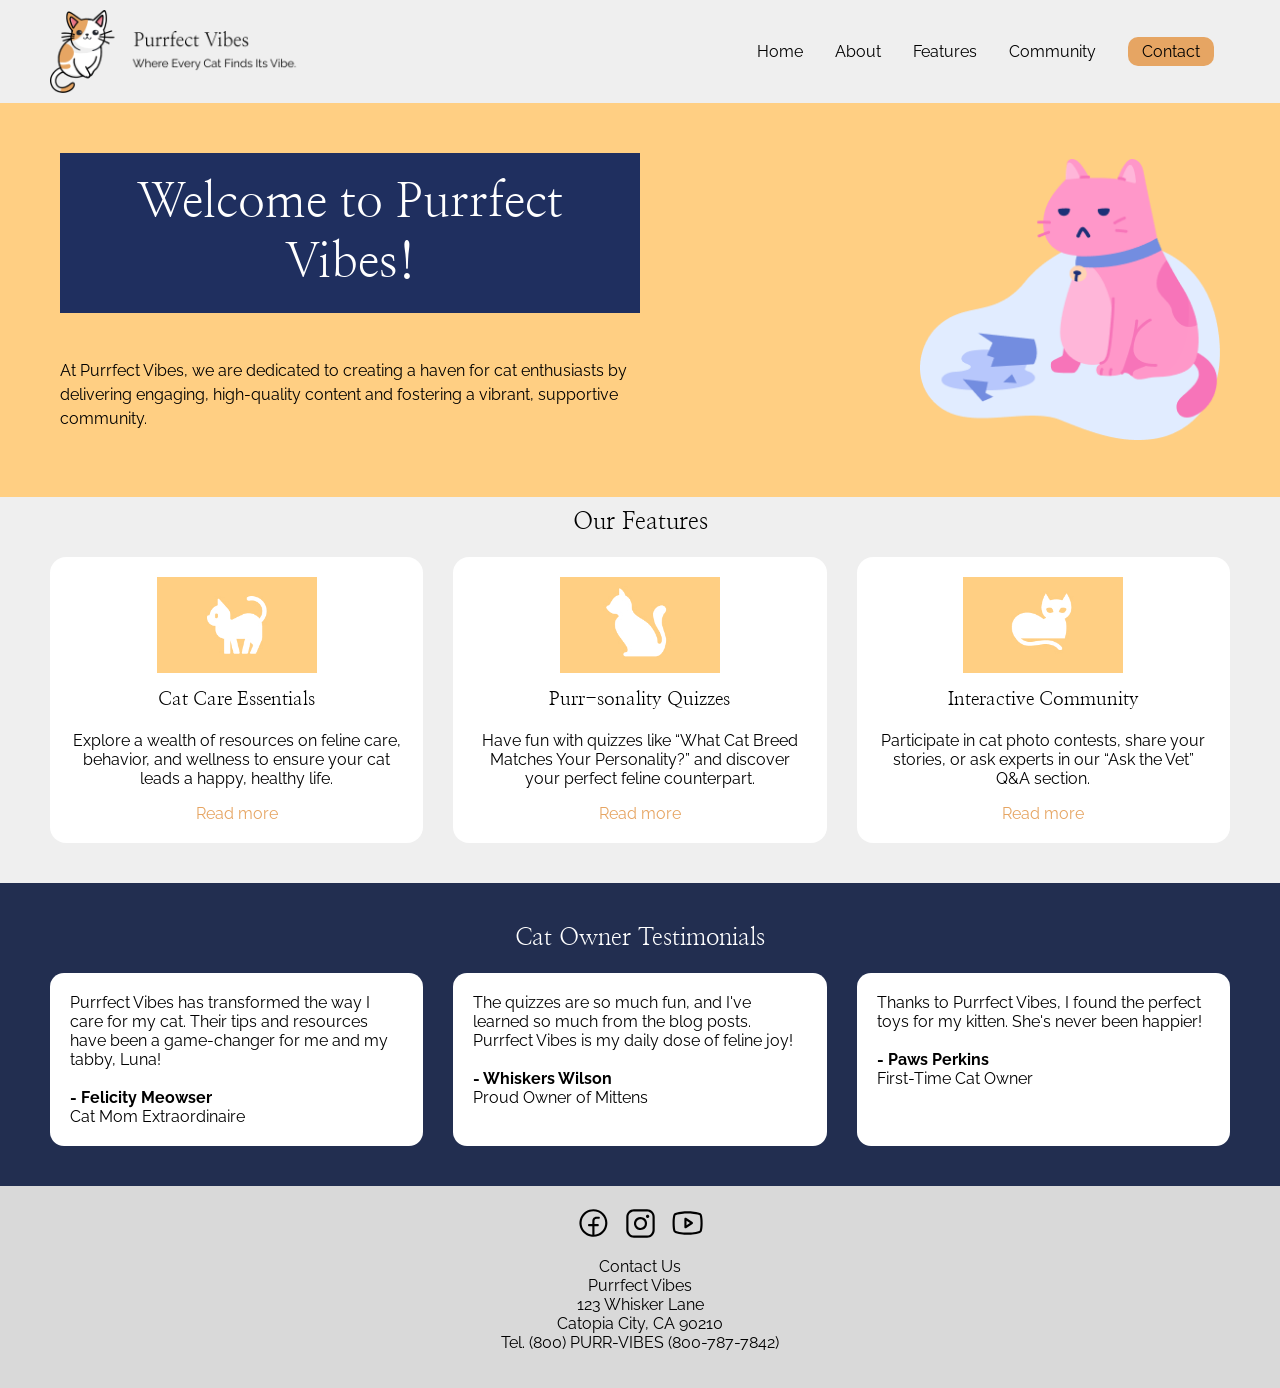
<file: index.html>
<!DOCTYPE html>
<html lang="en">
<head>
    <meta charset="utf-8">
    <meta name="viewport" content="width=device-width, initial-scale=1.0">
    <link rel="apple-touch-icon" sizes="180x180" href="images/favicons/apple-touch-icon.png">
    <link rel="icon" type="image/png" sizes="32x32" href="images/favicons/favicon-32x32.png">
    <link rel="icon" type="image/png" sizes="16x16" href="images/favicons/favicon-16x16.png">
    <link rel="manifest" href="images/favicons/site.webmanifest">
    <title>Welcome to Purrfect Vibes!</title>

    <link href="https://fonts.googleapis.com/css2?family=Nanum+Myeongjo:wght@400;700;800&family=Raleway:wght@400;500;600;700&display=swap" rel="stylesheet">
<link rel="stylesheet" href="styles.css">
</head>
<body class="home">
 <header>
  <div class="container">
   <a href="index.html"><img src="images/logo.png" alt="logo"></a>
  <input type="checkbox" class="navToggler" id="navToggler">
<nav>
 <ul>
<li><a href="index.html">Home</a></li>
<li><a href="about.html">About</a></li>
 <li><a href="features.html">Features</a>
                        <ul class="sub-menu">
                            <li><a href="features.html#cat-care">Cat Care</a></li>
                            <li><a href="features.html#quizzes">Quizzes</a></li>
                            <li><a href="features.html#community">Community</a></li>
                        </ul>
                    </li>
                    <li><a href="community.html">Community</a></li>
                    <li><a href="contact.html" class="button">Contact</a></li>
                </ul>
            </nav>
            <label for="navToggler" class="navTogglerMenu" name="navToggler">
                <img src="images/menu.svg" class="menuOpen" alt="menu">
                <img src="images/x.svg" class="menuClose" alt="close">
            </label>
        </div>
    </header>

    <section class="hero">
        <div class="container">
            <div class="hero-text">
                <h1>Welcome to Purrfect Vibes!</h1>
                <p>At Purrfect Vibes, we are dedicated to creating a haven for cat enthusiasts by delivering engaging, high-quality content and fostering a vibrant, supportive community.</p>
            </div>
            <img src="images/hero-cat.png" alt="hero cat">
        </div>
    </section>

    <section class="features container">
        <h2>Our Features</h2>
        <div class="feature-container">
            <div class="feature-block">
                <img src="images/cat-care.jpg" alt="cat care">
                <h3>Cat Care Essentials</h3>
                <p>Explore a wealth of resources on feline care, behavior, and wellness to ensure your cat leads a happy, healthy life.</p>
                <a href="features.html#cat-care">Read more</a>
            </div>

            <div class="feature-block">
                <img src="images/cat-quizzes.jpg" alt="cat quizzes">
                <h3>Purr-sonality Quizzes</h3>
                <p>Have fun with quizzes like “What Cat Breed Matches Your Personality?” and discover your perfect feline counterpart.</p>
                <a href="features.html#quizzes">Read more</a>
            </div>

            <div class="feature-block">
                <img src="images/cat-community.jpg" alt="cat community">
                <h3>Interactive Community</h3>
                <p>Participate in cat photo contests, share your stories, or ask experts in our “Ask the Vet” Q&A section.</p>
                <a href="features.html#community">Read more</a>
            </div>
        </div>
    </section>

    <section class="testimonials">
        <div class="container">
            <h2>Cat Owner Testimonials</h2>
            <div class="testimonial-container">
                <div class="testimonial-block">
                    Purrfect Vibes has transformed the way I care for my cat. Their tips and resources have been a game-changer for me and my tabby, Luna!<br><br>
                    <strong>- Felicity Meowser</strong><br>
                    Cat Mom Extraordinaire
                </div>

                <div class="testimonial-block">
                    The quizzes are so much fun, and I've learned so much from the blog posts. Purrfect Vibes is my daily dose of feline joy!<br><br>
                    <strong>- Whiskers Wilson</strong><br>
                    Proud Owner of Mittens
                </div>

                <div class="testimonial-block">
                    Thanks to Purrfect Vibes, I found the perfect toys for my kitten. She's never been happier!<br><br>
                    <strong>- Paws Perkins</strong><br>
                    First-Time Cat Owner
                </div>
            </div>
        </div>
    </section>

    <footer>
        <div class="social-icons">
            <a href="#"><img src="images/facebook.svg" alt="Facebook"></a>
            <a href="#"><img src="images/instagram.svg" alt="Instagram"></a>
            <a href="#"><img src="images/youtube.svg" alt="Youtube"></a>
        </div>
        <p>
            Contact Us<br>
            Purrfect Vibes<br>
            123 Whisker Lane<br>
            Catopia City, CA 90210<br>
            Tel. (800) PURR-VIBES (800-787-7842)<br>
        </p>
    </footer>
</body>
</html>
</file>
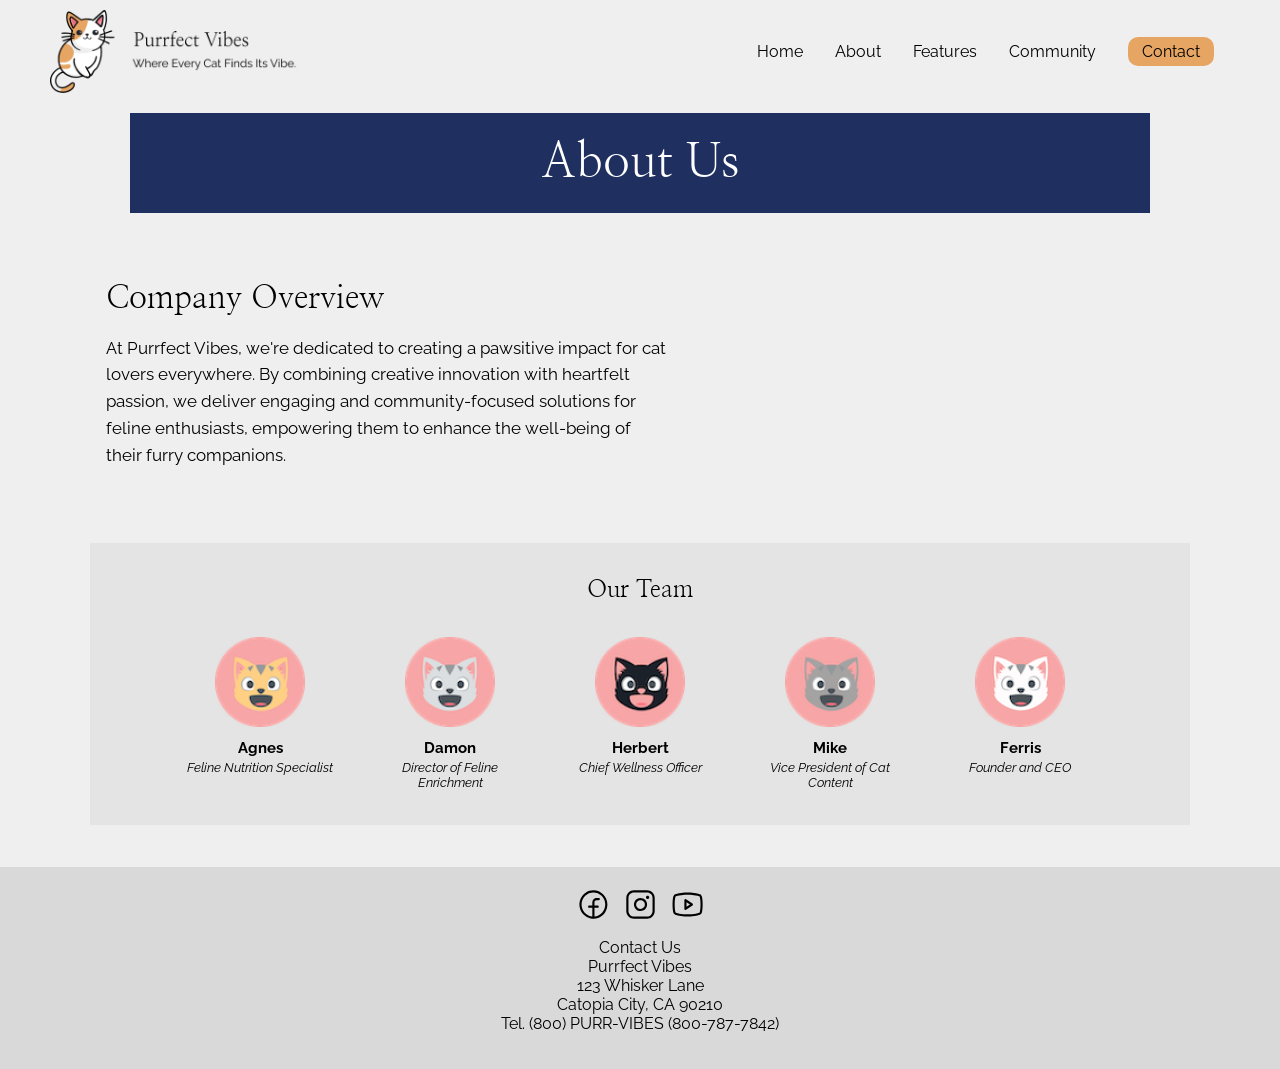
<file: about.html>
<!DOCTYPE html>
<html lang="en">
<head>
  <meta charset="UTF-8">
  <meta name="viewport" content="width=device-width, initial-scale=1.0">
  <title>About Purrfect Vibes</title>

  <link rel="apple-touch-icon" sizes="180x180" href="images/favicons/apple-touch-icon.png">
  <link rel="icon" type="image/png" sizes="32x32" href="images/favicons/favicon-32x32.png">
  <link rel="icon" type="image/png" sizes="16x16" href="images/favicons/favicon-16x16.png">
  <link rel="manifest" href="images/favicons/site.webmanifest">

  <link href="https://fonts.googleapis.com/css2?family=Nanum+Myeongjo:wght@400;700;800&family=Raleway:wght@400;500;600;700&display=swap" rel="stylesheet">
  <link rel="stylesheet" href="styles.css">
</head>

<body class="about">

<header>
  <div class="container">
    <a href="index.html">
      <img src="images/logo.png" alt="logo">
    </a>

    <input type="checkbox" id="navToggler" class="navToggler">

    <label for="navToggler" class="navTogglerMenu">
      <img src="images/menu.svg" class="menuOpen" alt="menu">
      <img src="images/x.svg" class="menuClose" alt="close">
    </label>

    <nav>
      <ul>
        <li><a href="index.html">Home</a></li>
        <li><a href="about.html">About</a></li>
        <li><a href="features.html">Features</a></li>
        <li><a href="community.html">Community</a></li>
        <li><a href="contact.html" class="button">Contact</a></li>
      </ul>
    </nav>
  </div>
</header>

<main class="container">

  <h1>About Us</h1>

  <section class="about-overview">
    <div class="overview-text">
      <h2>Company Overview</h2>
      <p>
        At Purrfect Vibes, we're dedicated to creating a pawsitive impact for cat lovers everywhere.
        By combining creative innovation with heartfelt passion, we deliver engaging and community-focused
        solutions for feline enthusiasts, empowering them to enhance the well-being of their furry companions.
      </p>
    </div>

    <div class="video-container">
      <iframe src="https://www.youtube.com/embed/sI8NsYIyQ2A" allowfullscreen></iframe>
    </div>
  </section>

  <section class="team-section">
    <h2>Our Team</h2>

    <div class="team-container">
      <div class="team-block" onclick="openModal('agnesModal')">
        <img src="images/head-agnes.png" alt="Agnes">
        <p><strong>Agnes</strong></p>
        <p>Feline Nutrition Specialist</p>
      </div>

      <div class="team-block" onclick="openModal('damonModal')">
        <img src="images/head-damon.png" alt="Damon">
        <p><strong>Damon</strong></p>
        <p>Director of Feline Enrichment</p>
      </div>

      <div class="team-block" onclick="openModal('herbertModal')">
        <img src="images/head-herbert.png" alt="Herbert">
        <p><strong>Herbert</strong></p>
        <p>Chief Wellness Officer</p>
      </div>

      <div class="team-block" onclick="openModal('mikeModal')">
        <img src="images/head-mike.png" alt="Mike">
        <p><strong>Mike</strong></p>
        <p>Vice President of Cat Content</p>
      </div>

      <div class="team-block" onclick="openModal('ferrisModal')">
        <img src="images/head-ferris.png" alt="Ferris">
        <p><strong>Ferris</strong></p>
        <p>Founder and CEO</p>
      </div>
    </div>
  </section>

</main>

<div id="agnesModal" class="modal">
  <div class="modal-content">
    <span class="close" onclick="closeModal('agnesModal')">&times;</span>
    <h2>Agnes</h2>
    <p>Agnes helps guide healthy habits and nutrition for cats.</p>
  </div>
</div>

<div id="damonModal" class="modal">
  <div class="modal-content">
    <span class="close" onclick="closeModal('damonModal')">&times;</span>
    <h2>Damon</h2>
    <p>Damon creates fun enrichment experiences for cats.</p>
  </div>
</div>

<div id="herbertModal" class="modal">
  <div class="modal-content">
    <span class="close" onclick="closeModal('herbertModal')">&times;</span>
    <h2>Herbert</h2>
    <p>Herbert focuses on wellness and care.</p>
  </div>
</div>

<div id="mikeModal" class="modal">
  <div class="modal-content">
    <span class="close" onclick="closeModal('mikeModal')">&times;</span>
    <h2>Mike</h2>
    <p>Mike leads creative cat content.</p>
  </div>
</div>

<div id="ferrisModal" class="modal">
  <div class="modal-content">
    <span class="close" onclick="closeModal('ferrisModal')">&times;</span>
    <h2>Ferris</h2>
    <p>Founder and CEO of Purrfect Vibes.</p>
  </div>
</div>

<footer>
  <div class="social-icons">
    <a href="#"><img src="images/facebook.svg" alt="Facebook"></a>
    <a href="#"><img src="images/instagram.svg" alt="Instagram"></a>
    <a href="#"><img src="images/youtube.svg" alt="YouTube"></a>
  </div>

  <p>
    Contact Us<br>
    Purrfect Vibes<br>
    123 Whisker Lane<br>
    Catopia City, CA 90210<br>
    Tel. (800) PURR-VIBES (800-787-7842)
  </p>
</footer>

<script>
function openModal(id) {
  document.getElementById(id).style.display = "flex";
}

function closeModal(id) {
  document.getElementById(id).style.display = "none";
}
</script>

</body>
</html>
</file>
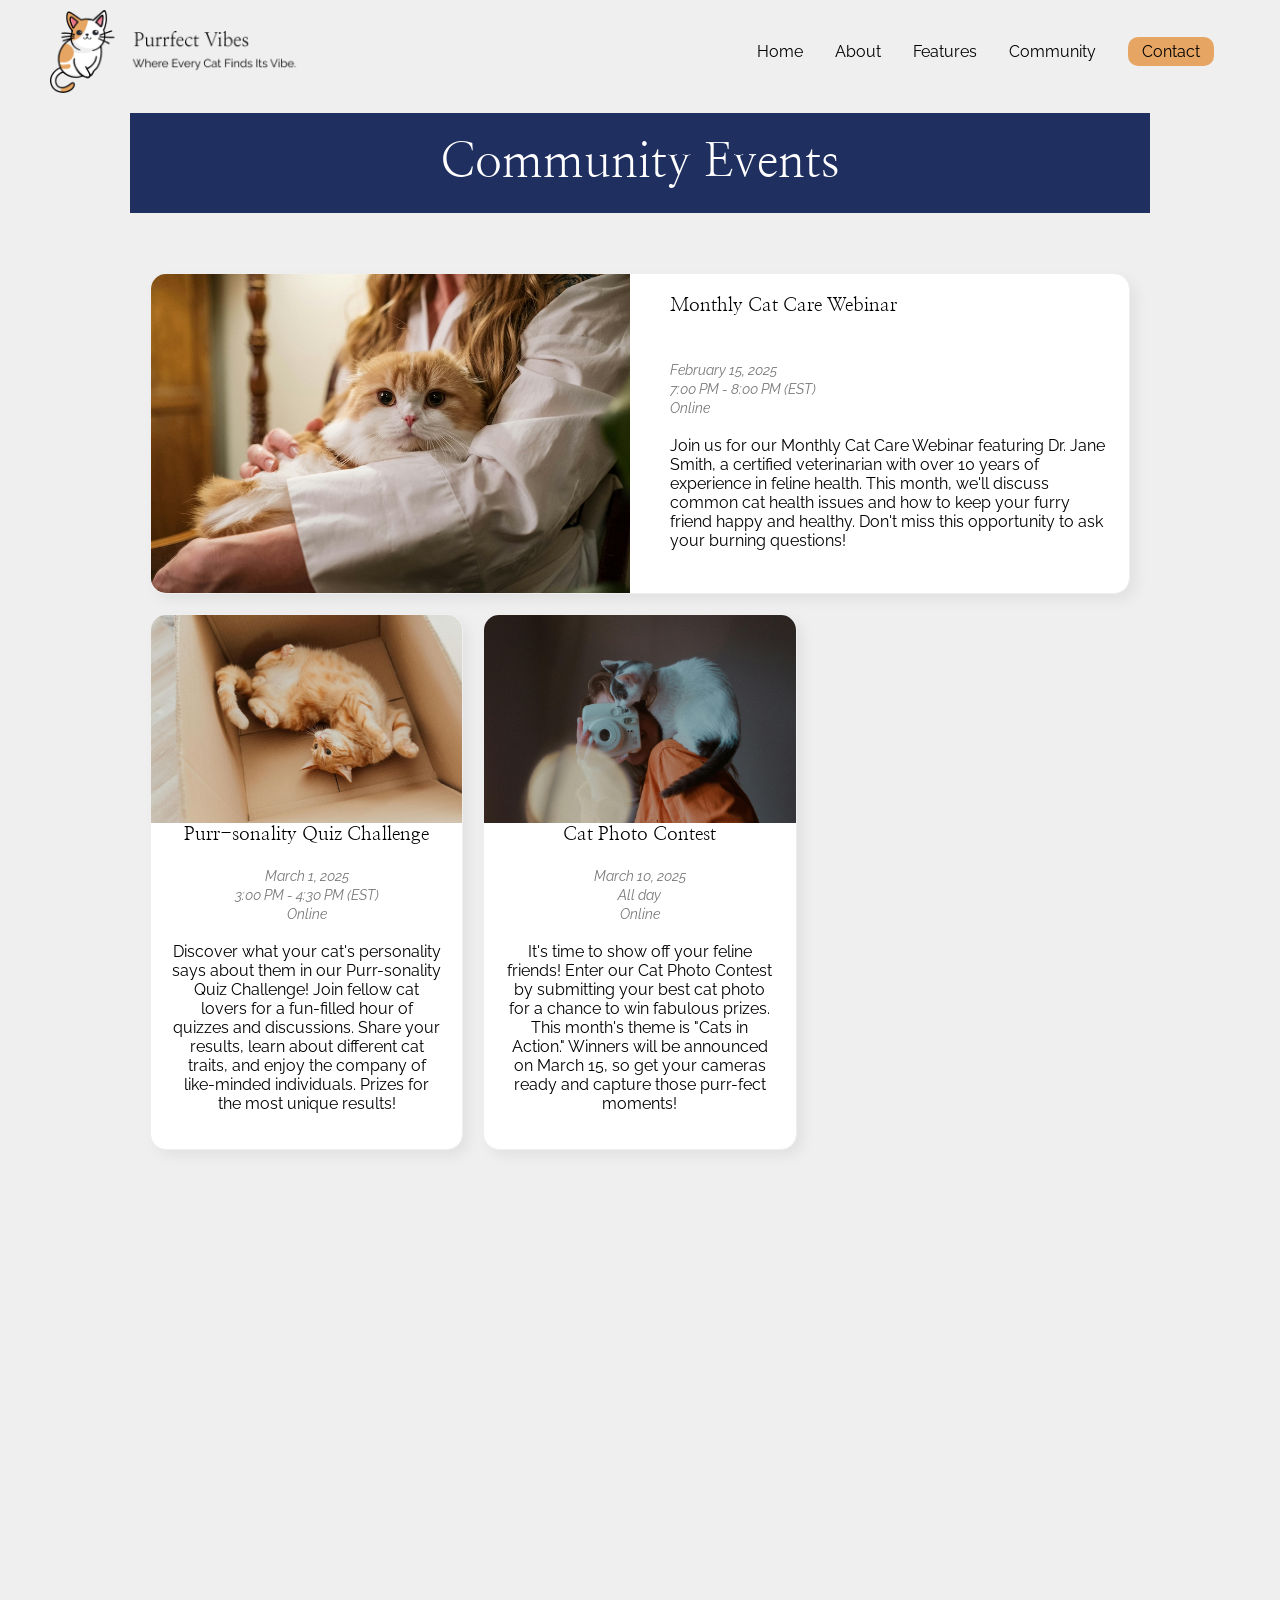
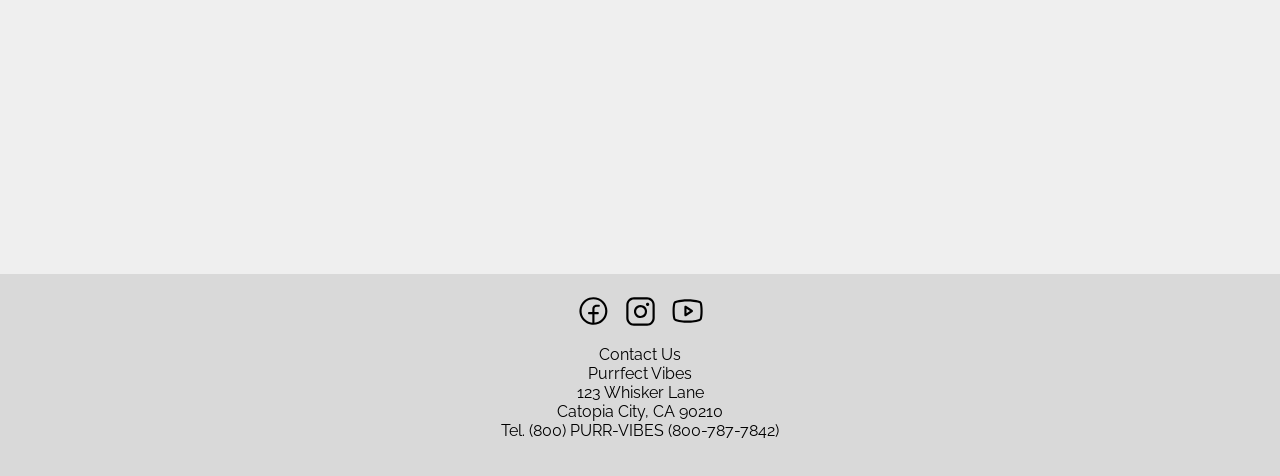
<file: community.html>
<!DOCTYPE html>
<html lang="en">
<head>
    <meta charset="utf-8">
    <meta name="viewport" content="width=device-width, initial-scale=1.0">
    <link rel="apple-touch-icon" sizes="180x180" href="images/favicons/apple-touch-icon.png">
    <link rel="icon" type="image/png" sizes="32x32" href="images/favicons/favicon-32x32.png">
    <link rel="icon" type="image/png" sizes="16x16" href="images/favicons/favicon-16x16.png">
    <link rel="manifest" href="images/favicons/site.webmanifest">
    <title>Purrfect Vibes Community Events</title>
    <link href="https://fonts.googleapis.com/css2?family=Nanum+Myeongjo:wght@400;700;800&family=Raleway:wght@400;500;600;700&display=swap" rel="stylesheet">
    <link rel="stylesheet" href="styles.css">
</head>
<body>
    <header>
        <div class="container">
            <a href="index.html"><img src="images/logo.png" alt="logo"></a>
            <input type="checkbox" class="navToggler" id="navToggler">

            <nav>
                <ul>
                    <li><a href="index.html">Home</a></li>
                    <li><a href="about.html">About</a></li>
                    <li><a href="features.html">Features</a>
                        <ul class="sub-menu">
                            <li><a href="features.html#cat-care">Cat Care</a></li>
                            <li><a href="features.html#quizzes">Quizzes</a></li>
                            <li><a href="features.html#community">Community</a></li>
                        </ul>
                    </li>
                    <li><a href="community.html">Community</a></li>
                    <li><a href="contact.html" class="button">Contact</a></li>
                </ul>
            </nav>

            <label for="navToggler" class="navTogglerMenu" name="navToggler">
                <img src="images/menu.svg" class="menuOpen" alt="menu">
                <img src="images/x.svg" class="menuClose" alt="close">
            </label>
        </div>
    </header>

    <section class="container">
        <h1>Community Events</h1>
    </section>

    <section class="community container">
        <div class="event-block featured">
            <img src="images/event-cat-care.jpg" alt="cat care">
            <h3>Monthly Cat Care Webinar</h3>
            <p><span>February 15, 2025</span><br>
                <span>7:00 PM - 8:00 PM (EST)<br>
                Online</span><br><br>
                Join us for our Monthly Cat Care Webinar featuring Dr. Jane Smith, a certified veterinarian with over 10 years of experience in feline health. This month, we'll discuss common cat health issues and how to keep your furry friend happy and healthy. Don't miss this opportunity to ask your burning questions!</p>
        </div>

        <div class="event-block">
            <img src="images/event-cat-quiz.jpg" alt="cat quizzes">
            <h3>Purr-sonality Quiz Challenge</h3>
            <p><span>March 1, 2025</span><br>
                <span>3:00 PM - 4:30 PM (EST)<br>
                Online</span><br><br>
                Discover what your cat's personality says about them in our Purr-sonality Quiz Challenge! Join fellow cat lovers for a fun-filled hour of quizzes and discussions. Share your results, learn about different cat traits, and enjoy the company of like-minded individuals. Prizes for the most unique results!</p>
        </div>

        <div class="event-block">
            <img src="images/event-cat-photo.jpg" alt="cat community">
            <h3>Cat Photo Contest</h3>
            <p><span>March 10, 2025</span><br>
                <span>All day<br>
                Online</span><br><br>
                It's time to show off your feline friends! Enter our Cat Photo Contest by submitting your best cat photo for a chance to win fabulous prizes. This month's theme is "Cats in Action." Winners will be announced on March 15, so get your cameras ready and capture those purr-fect moments!</p>
        </div>
    </section>

    <section class="container">
        <div class="calendar-container">
            <iframe
                src="https://calendar.google.com/calendar/embed?src=1a56773061dbff187e34b02e4ad52b19a52dd9ac9e2d96ef49cbe79ec0183ceb%40group.calendar.google.com&ctz=America%2FLos_Angeles"
                style="border:0"
                frameborder="0"
                scrolling="no">
            </iframe>
        </div>
    </section>

    <footer>
        <div class="social-icons">
            <a href="#"><img src="images/facebook.svg" alt="Facebook"></a>
            <a href="#"><img src="images/instagram.svg" alt="Instagram"></a>
            <a href="#"><img src="images/youtube.svg" alt="Youtube"></a>
        </div>
        <p>
            Contact Us<br>
            Purrfect Vibes<br>
            123 Whisker Lane<br>
            Catopia City, CA 90210<br>
            Tel. (800) PURR-VIBES (800-787-7842)<br>
        </p>
    </footer>
</body>
</html>
</file>
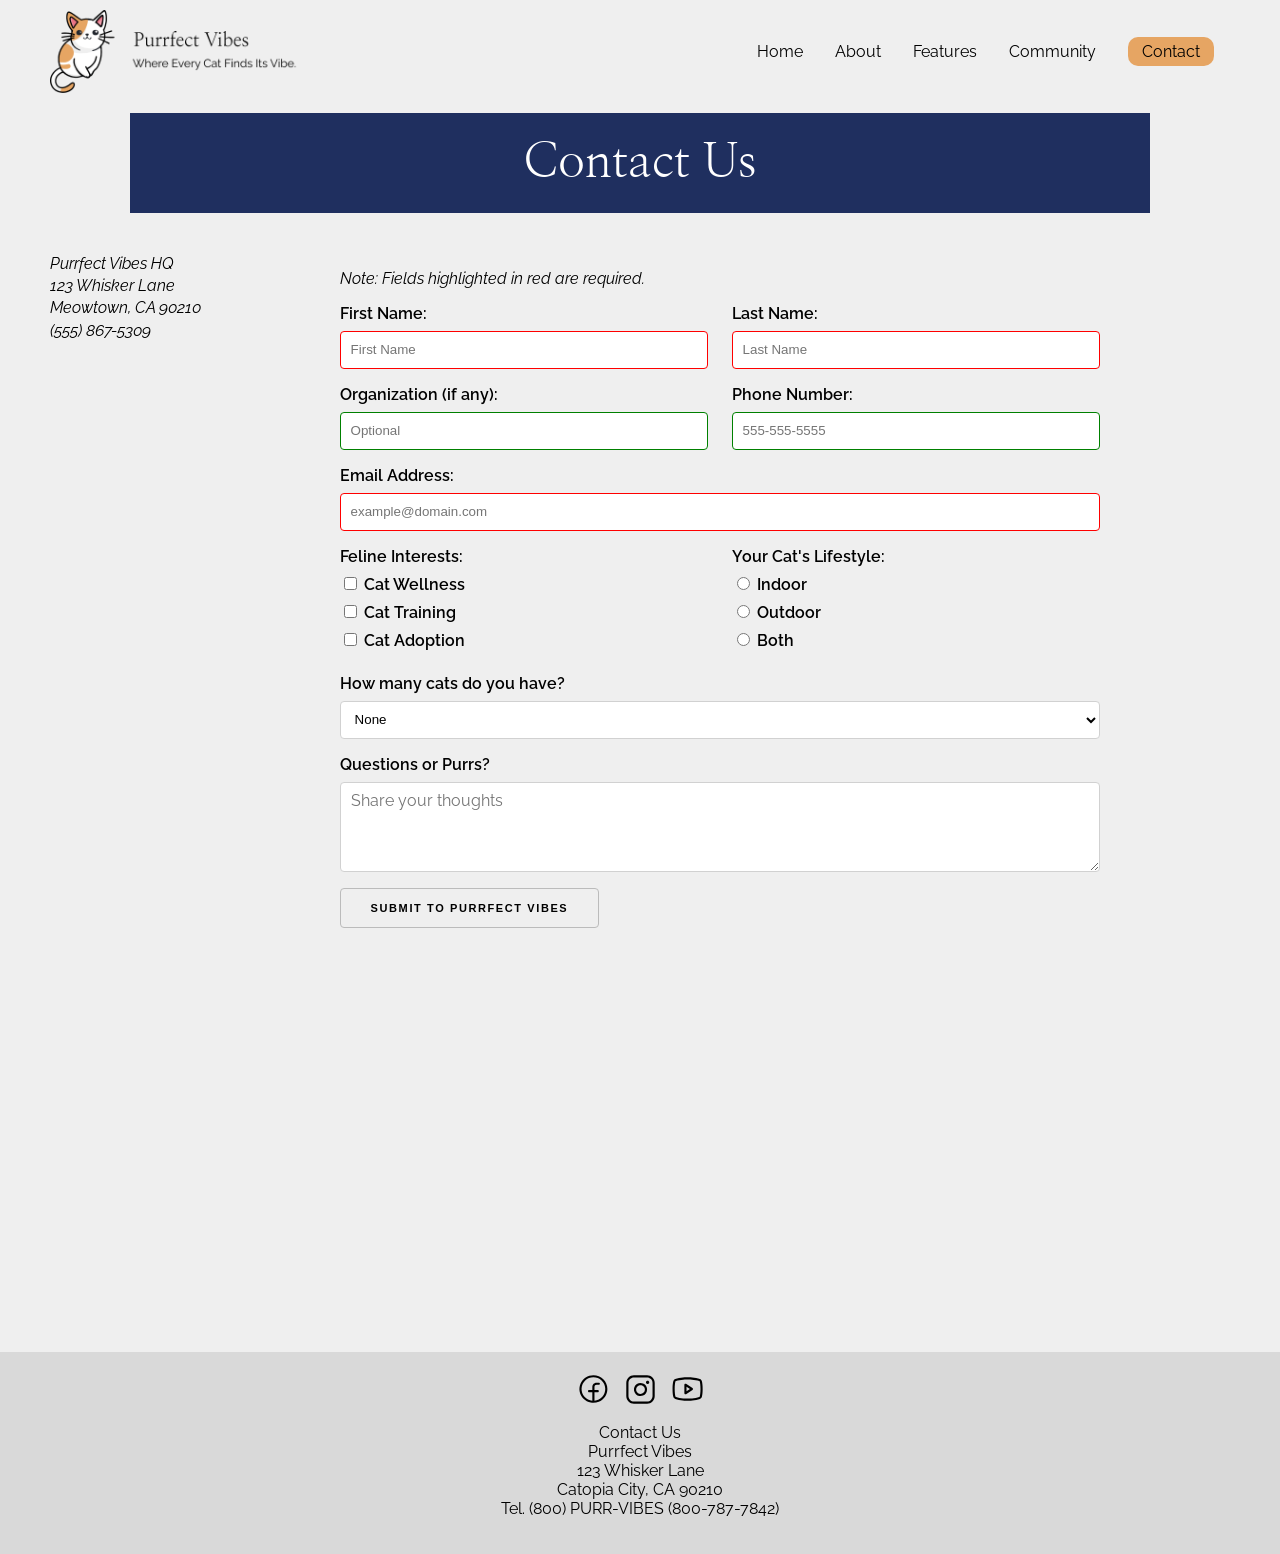
<file: contact.html>
<!DOCTYPE html>
<html lang="en">
<head>
    <meta charset="utf-8">
    <meta name="viewport" content="width=device-width, initial-scale=1.0">
    
    <link rel="apple-touch-icon" sizes="180x180" href="images/favicons/apple-touch-icon.png">
    <link rel="icon" type="image/png" sizes="32x32" href="images/favicons/favicon-32x32.png">
    <link rel="icon" type="image/png" sizes="16x16" href="images/favicons/favicon-16x16.png">
    <link rel="manifest" href="images/favicons/site.webmanifest">

    <title>Contact Purrfect Vibes</title>

    <link href="https://fonts.googleapis.com/css2?family=Nanum+Myeongjo:wght@400;700;800&family=Raleway:wght@400;500;600;700&display=swap" rel="stylesheet">
    <link rel="stylesheet" href="styles.css">
</head>

<body>

<header>
    <div class="container">
        <a href="index.html"><img src="images/logo.png" alt="logo"></a>

        <input type="checkbox" class="navToggler" id="navToggler">

        <nav>
            <ul>
                <li><a href="index.html">Home</a></li>
                <li><a href="about.html">About</a></li>
                <li><a href="features.html">Features</a>
                    <ul class="sub-menu">
                        <li><a href="features.html#cat-care">Cat Care</a></li>
                        <li><a href="features.html#quizzes">Quizzes</a></li>
                        <li><a href="features.html#community">Community</a></li>
                    </ul>
                </li>
                <li><a href="community.html">Community</a></li>
                <li><a href="contact.html" class="button">Contact</a></li>
            </ul>
        </nav>

        <label for="navToggler" class="navTogglerMenu">
            <img src="images/menu.svg" class="menuOpen" alt="menu">
            <img src="images/x.svg" class="menuClose" alt="close">
        </label>
    </div>
</header>

<section class="container">
    <h1>Contact Us</h1>

    <div class="contact-container">

        <address>
            Purrfect Vibes HQ<br>
            123 Whisker Lane<br>
            Meowtown, CA 90210<br>
            (555) 867-5309
        </address>

        <div class="form-container">
            <p><em>Note: Fields highlighted in red are required.</em></p>

            <form action="" method="post">

                <div class="form-group">
                    <label>First Name:</label>
                    <input type="text" name="fname" required placeholder="First Name">
                </div>

                <div class="form-group">
                    <label>Last Name:</label>
                    <input type="text" name="lname" required placeholder="Last Name">
                </div>

                <div class="form-group">
                    <label>Organization (if any):</label>
                    <input type="text" name="organization" placeholder="Optional">
                </div>

                <div class="form-group">
                    <label>Phone Number:</label>
                    <input type="tel" name="phonenumber" placeholder="555-555-5555">
                </div>

                <div class="form-group full-width">
                    <label>Email Address:</label>
                    <input type="email" name="email" required placeholder="example@domain.com">
                </div>

                <div class="form-group">
                    <label>Feline Interests:</label>
                    <label><input type="checkbox"> Cat Wellness</label>
                    <label><input type="checkbox"> Cat Training</label>
                    <label><input type="checkbox"> Cat Adoption</label>
                </div>

                <div class="form-group">
                    <label>Your Cat's Lifestyle:</label>
                    <label><input type="radio" name="life"> Indoor</label>
                    <label><input type="radio" name="life"> Outdoor</label>
                    <label><input type="radio" name="life"> Both</label>
                </div>

                <div class="form-group full-width">
                    <label>How many cats do you have?</label>
                    <select>
                        <option>None</option>
                        <option>1</option>
                        <option>2-3</option>
                        <option>4+</option>
                    </select>
                </div>

                <div class="form-group full-width">
                    <label>Questions or Purrs?</label>
                    <textarea placeholder="Share your thoughts"></textarea>
                </div>

                <input type="submit" value="Submit to Purrfect Vibes">

            </form>
        </div>
    </div>
</section>

<section class="container">
    <div class="map-container">
        <iframe src="https://www.google.com/maps?q=San+Diego&output=embed"></iframe>
    </div>
</section>

<footer>
    <div class="social-icons">
        <a href="#"><img src="images/facebook.svg" alt="Facebook"></a>
        <a href="#"><img src="images/instagram.svg" alt="Instagram"></a>
        <a href="#"><img src="images/youtube.svg" alt="Youtube"></a>
    </div>

    <p>
        Contact Us<br>
        Purrfect Vibes<br>
        123 Whisker Lane<br>
        Catopia City, CA 90210<br>
        Tel. (800) PURR-VIBES (800-787-7842)
    </p>
</footer>

</body>
</html>
</file>
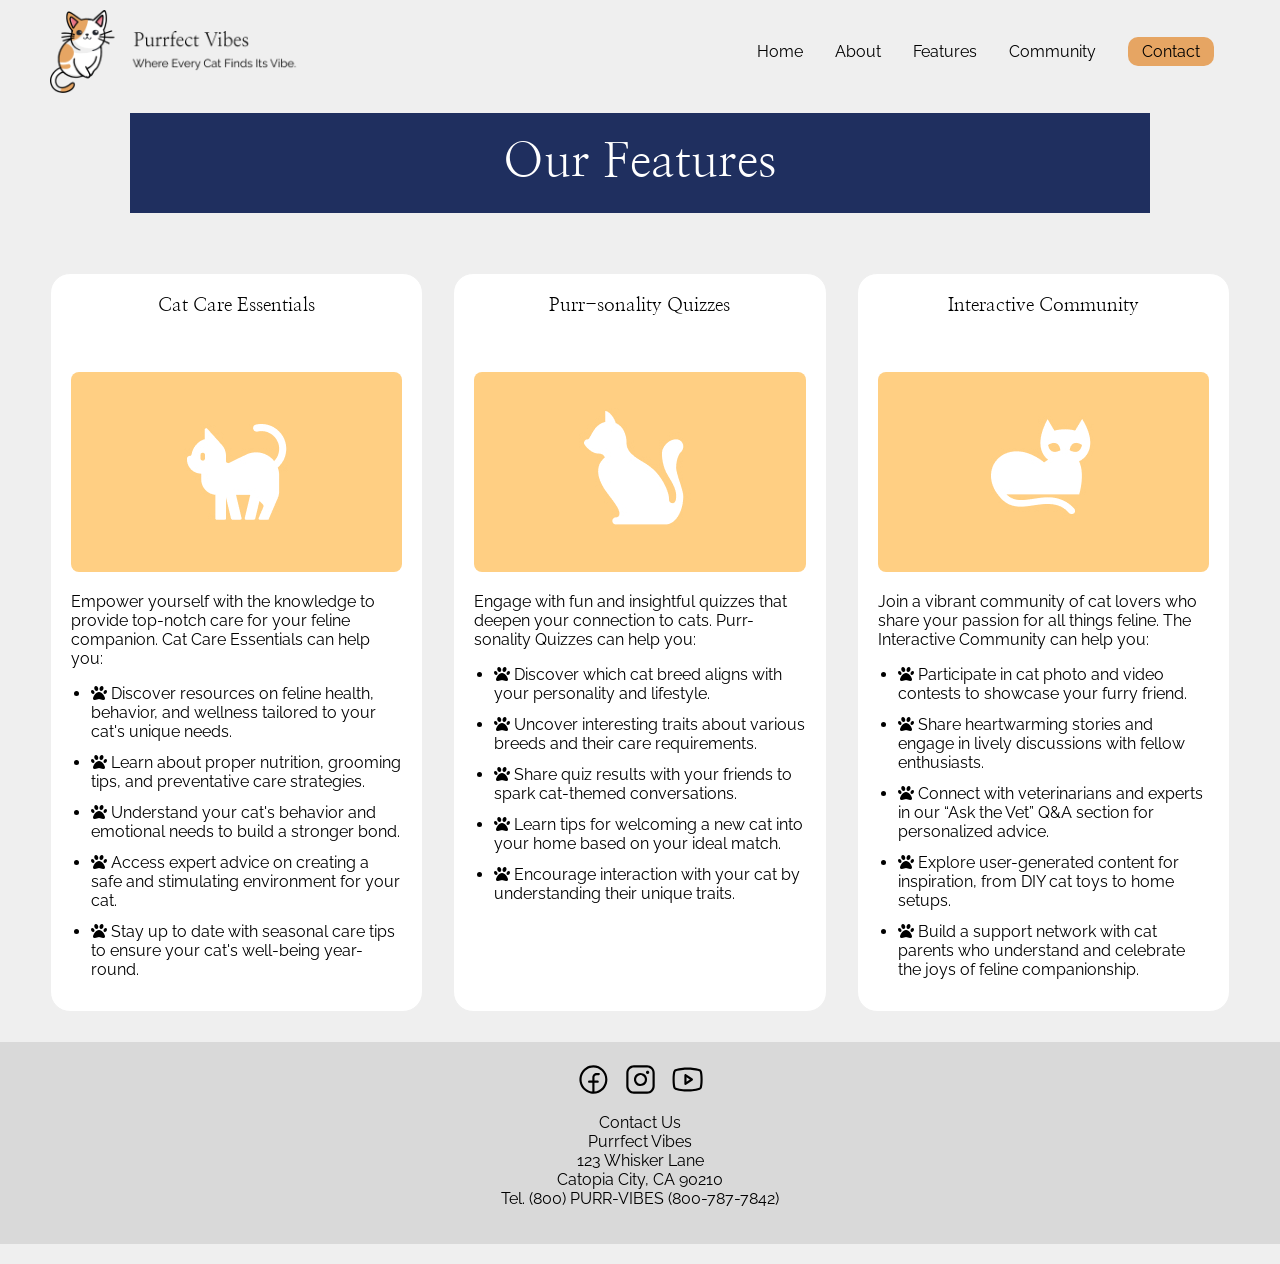
<file: features.html>
<!DOCTYPE html>
<html lang="en">
<head>
    <meta charset="utf-8">
    <meta name="viewport" content="width=device-width, initial-scale=1.0">

    <link rel="apple-touch-icon" sizes="180x180" href="images/favicons/apple-touch-icon.png">
    <link rel="icon" type="image/png" sizes="32x32" href="images/favicons/favicon-32x32.png">
    <link rel="icon" type="image/png" sizes="16x16" href="images/favicons/favicon-16x16.png">
    <link rel="manifest" href="images/favicons/site.webmanifest">

    <title>Purrfect Vibes Features</title>

    <link href="https://fonts.googleapis.com/css2?family=Nanum+Myeongjo:wght@400;700;800&family=Raleway:wght@400;500;600;700&display=swap" rel="stylesheet">
    <link rel="stylesheet" href="https://cdnjs.cloudflare.com/ajax/libs/font-awesome/6.5.0/css/all.min.css">
    <link rel="stylesheet" href="styles.css">
</head>

<body class="features">
    <header>
        <div class="container">
            <a href="index.html"><img src="images/logo.png" alt="logo"></a>
            <input type="checkbox" class="navToggler" id="navToggler">

            <nav>
                <ul>
                    <li><a href="index.html">Home</a></li>
                    <li><a href="about.html">About</a></li>
                    <li><a href="features.html">Features</a>
                        <ul class="sub-menu">
                            <li><a href="#cat-care">Cat Care</a></li>
                            <li><a href="#quizzes">Quizzes</a></li>
                            <li><a href="#community">Community</a></li>
                        </ul>
                    </li>
                    <li><a href="community.html">Community</a></li>
                    <li><a href="contact.html" class="button">Contact</a></li>
                </ul>
            </nav>

            <label for="navToggler" class="navTogglerMenu" name="navToggler">
                <img src="images/menu.svg" class="menuOpen" alt="menu">
                <img src="images/x.svg" class="menuClose" alt="close">
            </label>
        </div>
    </header>

    <section class="container">
        <h1>Our Features</h1>
    </section>

    <section class="container">
        <div class="feature-container">

            <div id="cat-care" class="feature-page-block">
                <h3>Cat Care Essentials</h3>
                <img src="images/cat-care.jpg" alt="cat care">
                <p>Empower yourself with the knowledge to provide top-notch care for your feline companion. Cat Care Essentials can help you:</p>
                <ul>
                    <li><i class="fa-solid fa-paw"></i> Discover resources on feline health, behavior, and wellness tailored to your cat's unique needs.</li>
                    <li><i class="fa-solid fa-paw"></i> Learn about proper nutrition, grooming tips, and preventative care strategies.</li>
                    <li><i class="fa-solid fa-paw"></i> Understand your cat's behavior and emotional needs to build a stronger bond.</li>
                    <li><i class="fa-solid fa-paw"></i> Access expert advice on creating a safe and stimulating environment for your cat.</li>
                    <li><i class="fa-solid fa-paw"></i> Stay up to date with seasonal care tips to ensure your cat's well-being year-round.</li>
                </ul>
            </div>

            <div id="quizzes" class="feature-page-block">
                <h3>Purr-sonality Quizzes</h3>
                <img src="images/cat-quizzes.jpg" alt="cat quizzes">
                <p>Engage with fun and insightful quizzes that deepen your connection to cats. Purr-sonality Quizzes can help you:</p>
                <ul>
                    <li><i class="fa-solid fa-paw"></i> Discover which cat breed aligns with your personality and lifestyle.</li>
                    <li><i class="fa-solid fa-paw"></i> Uncover interesting traits about various breeds and their care requirements.</li>
                    <li><i class="fa-solid fa-paw"></i> Share quiz results with your friends to spark cat-themed conversations.</li>
                    <li><i class="fa-solid fa-paw"></i> Learn tips for welcoming a new cat into your home based on your ideal match.</li>
                    <li><i class="fa-solid fa-paw"></i> Encourage interaction with your cat by understanding their unique traits.</li>
                </ul>
            </div>

            <div id="community" class="feature-page-block">
                <h3>Interactive Community</h3>
                <img src="images/cat-community.jpg" alt="cat community">
                <p>Join a vibrant community of cat lovers who share your passion for all things feline. The Interactive Community can help you:</p>
                <ul>
                    <li><i class="fa-solid fa-paw"></i> Participate in cat photo and video contests to showcase your furry friend.</li>
                    <li><i class="fa-solid fa-paw"></i> Share heartwarming stories and engage in lively discussions with fellow enthusiasts.</li>
                    <li><i class="fa-solid fa-paw"></i> Connect with veterinarians and experts in our “Ask the Vet” Q&amp;A section for personalized advice.</li>
                    <li><i class="fa-solid fa-paw"></i> Explore user-generated content for inspiration, from DIY cat toys to home setups.</li>
                    <li><i class="fa-solid fa-paw"></i> Build a support network with cat parents who understand and celebrate the joys of feline companionship.</li>
                </ul>
            </div>

        </div>
    </section>

    <footer>
        <div class="social-icons">
            <a href="#"><img src="images/facebook.svg" alt="Facebook"></a>
            <a href="#"><img src="images/instagram.svg" alt="Instagram"></a>
            <a href="#"><img src="images/youtube.svg" alt="Youtube"></a>
        </div>
        <p>
            Contact Us<br>
            Purrfect Vibes<br>
            123 Whisker Lane<br>
            Catopia City, CA 90210<br>
            Tel. (800) PURR-VIBES (800-787-7842)<br>
        </p>
    </footer>
</body>
</html>
</file>
<file: styles.css>
* {
    box-sizing: border-box;
}

body,
textarea {
    font-size: 16px;
    font-family: 'Raleway', Arial, Helvetica, sans-serif;
    margin: 0;
    background-color: #efefef;
    color: #000;
}

h1,
h2,
h3,
h4,
h5,
h6 {
    font-family: 'Nanum Myeongjo', serif;
    font-weight: 400;
    margin-top: 0;
}

.container {
    max-width: 1200px;
    margin: auto;
    padding: 10px;
}

a {
    color: #e6a563;
    text-decoration: none;
}

a:hover {
    opacity: 0.8;
}

img {
    max-width: 100%;
    height: auto;
    display: block;
}

/* header */
header {
    background-color: #efefef;
}

header a {
    color: #000;
    text-decoration: none;
}

header a:hover {
    color: #e6a563;
}

header .container {
    padding: 10px;
    display: flex;
    align-items: center;
    justify-content: flex-end;
}

header .container > a:first-child {
    width: 250px;
    margin-right: auto;
}

header ul {
    list-style-type: none;
    display: flex;
    align-items: center;
    margin: 0;
    padding: 0;
}

.button {
    background-color: #e6a563;
    border-radius: 10px;
    padding: 5px 14px;
}

.button:hover {
    background-color: #fff;
}

nav li {
    margin: 0 1em;
    position: relative;
    padding-bottom: 20px;
    padding-top: 20px;
}

.sub-menu {
    position: absolute;
    left: 0;
    flex-direction: column;
    margin-top: 20px;
    gap: 12px;
    background-color: #fff;
    border: 1px solid #efefef;
    border-radius: 16px;
    padding: 12px 18px;
    align-items: flex-start;
    display: none;
    z-index: 50;
    min-width: 170px;
}

.sub-menu li {
    padding: 0;
    margin: 0;
}

nav li:hover > .sub-menu,
nav li > .sub-menu:hover {
    display: flex;
}

.navTogglerMenu,
.navToggler {
    display: none;
}

/* page title bars */
main.container > h1,
section.container > h1,
body.about main.container > h1,
body.contact section.container > h1,
body.features section.container > h1,
body.community section.container > h1,
body > section.container:first-of-type > h1 {
    background-color: #1f2f5f;
    color: #fff;
    text-align: center;
    font-size: 3rem;
    margin: 0 auto 40px auto;
    padding: 20px;
    max-width: 1020px;
}

/* home */
body.home {
    background-color: #efefef;
}

.hero {
    background-color: #ffcf83;
}

.hero .container {
    display: flex;
    justify-content: space-between;
    align-items: center;
    padding: 50px 20px;
}

.hero .hero-text {
    display: flex;
    flex-direction: column;
    justify-content: center;
    width: 50%;
}

.hero h1 {
    background-color: #1f2f5f;
    color: #fff;
    text-align: center;
    font-size: 3rem;
    margin: 0 0 30px 0;
    padding: 20px;
}

.hero p {
    line-height: 1.5;
    font-size: 1rem;
}

.hero img {
    width: 300px;
}

/* home features */
.features {
    padding-bottom: 20px;
}

.features h2 {
    text-align: center;
    margin-bottom: 20px;
}

.feature-container {
    display: flex;
    justify-content: center;
    gap: 30px;
    padding-bottom: 20px;
}

.feature-block {
    text-align: center;
    background-color: #fff;
    padding: 20px;
    flex: 1;
    width: 32%;
    border-radius: 16px;
}

.feature-block img {
    width: 160px;
    margin: 0 auto 15px auto;
}

/* testimonials */
.testimonials {
    background-color: #222e50;
    padding: 30px 0;
}

.testimonials h2 {
    color: #fff;
    text-align: center;
}

.testimonial-container {
    display: flex;
    gap: 30px;
}

.testimonial-block {
    background-color: #fff;
    padding: 20px;
    flex: 1;
    width: 33%;
    border-radius: 14px;
}

/* about */
body.about {
    background-color: #efefef;
}

.about-overview {
    max-width: 1100px;
    margin: 0 auto 2rem auto;
    display: flex;
    justify-content: space-between;
    align-items: center;
    gap: 3rem;
    padding: 0 1rem;
}

.overview-text {
    width: 55%;
}

.overview-text h2 {
    margin-bottom: 1rem;
    font-size: 2rem;
    text-align: left;
    background: none;
    color: #000;
    padding: 0;
}

.overview-text p {
    line-height: 1.6;
    font-size: 1.05rem;
}

.video-container {
    width: 45%;
    max-width: 500px;
}

.video-container iframe {
    width: 100%;
    aspect-ratio: 16 / 9;
    border: 0;
    display: block;
}

.team-section {
    max-width: 1100px;
    margin: 2rem auto;
    background-color: #e4e4e4;
    text-align: center;
    padding: 2rem;
}

.team-section h2 {
    margin-bottom: 2rem;
}

.team-section .team-container {
    display: flex;
    justify-content: center;
    gap: 2.5rem;
    flex-wrap: wrap;
}

.team-section .team-block {
    width: 150px;
    text-align: center;
    cursor: pointer;
}

.team-section .team-block img {
    width: 90px;
    height: 90px;
    margin: 0 auto 0.75rem auto;
}

.team-section .team-block p {
    margin: 0.2rem 0;
    font-size: 0.95rem;
}

.team-section .team-block p:last-child {
    font-style: italic;
    font-size: 0.82rem;
}

/* modal */
.modal {
    display: none;
    position: fixed;
    inset: 0;
    background-color: rgba(0, 0, 0, 0.6);
    justify-content: center;
    align-items: center;
    z-index: 999;
}

.modal-content {
    background-color: #fff;
    width: 90%;
    max-width: 500px;
    padding: 2rem;
    border-radius: 8px;
    position: relative;
}

.close {
    position: absolute;
    top: 10px;
    right: 16px;
    font-size: 2rem;
    cursor: pointer;
}

/* community */
.community {
    display: grid;
    gap: 20px;
    grid-template-columns: repeat(3, 1fr);
    margin-bottom: 30px;
    max-width: 1000px;
}

.event-block {
    border: 1px solid #efefef;
    box-shadow: 6px 6px 14px rgba(0,0,0,0.06);
    text-align: center;
    background-color: #fff;
    border-radius: 16px;
    overflow: hidden;
}

.event-block h3,
.event-block p {
    padding: 0 20px;
}

.event-block.featured {
    grid-column: span 3;
    display: grid;
    grid-template-areas:
        "image title"
        "image text";
    grid-template-columns: 1fr 1fr;
    grid-template-rows: auto 1fr;
    grid-column-gap: 20px;
    align-items: center;
    text-align: left;
}

.event-block.featured img {
    grid-area: image;
    height: 100%;
    object-fit: cover;
}

.event-block.featured h3 {
    grid-area: title;
    text-align: left;
    margin-top: 20px;
}

.event-block.featured p {
    grid-area: text;
    text-align: left;
}

.event-block span {
    font-style: italic;
    color: #787878;
    font-size: 0.9em;
}

.event-block p {
    padding-bottom: 20px;
}

.calendar-container {
    width: 100%;
    max-width: 900px;
    margin: 30px auto;
}

.calendar-container iframe {
    width: 100%;
    height: 600px;
    border: 0;
}

/* features */
body.features {
    background-color: #efefef;
}

.feature-page-block {
    border: 1px solid #efefef;
    padding: 20px;
    border-radius: 20px;
    background-color: #fff;
    flex: 1;
}

.feature-page-block h3 {
    text-align: center;
    min-height: 60px;
}

.feature-page-block img {
    width: 100%;
    height: 200px;
    object-fit: contain;
    background-color: #ffcf83;
    padding: 20px;
    border-radius: 8px;
    margin-bottom: 20px;
}

.feature-page-block ul {
    padding-left: 20px;
    margin-bottom: 0;
}

.feature-page-block li {
    margin-bottom: 12px;
}

/* contact */
body.contact {
    background-color: #efefef;
}

.contact-container {
    display: flex;
    gap: 30px;
    margin-bottom: 30px;
    align-items: flex-start;
}

.contact-container address {
    width: 22%;
    font-style: italic;
    line-height: 1.4;
}

.contact-container .form-container {
    width: 78%;
    max-width: 760px;
}

form {
    display: grid;
    grid-template-columns: repeat(2, 1fr);
    gap: 1rem 1.5rem;
}

.form-group {
    display: flex;
    flex-direction: column;
}

.full-width {
    grid-column: span 2;
}

input[type="email"],
input[type="text"],
input[type="tel"],
textarea,
select {
    width: 100%;
    min-height: 38px;
    padding: 6px 10px;
    background-color: #fff;
    border: 1px solid #d1d1d1;
    border-radius: 4px;
    box-shadow: none;
}

textarea {
    min-height: 90px;
    resize: vertical;
    padding-top: 8px;
    padding-bottom: 8px;
}

form label {
    font-weight: 600;
    margin-bottom: 8px;
}

input[type="submit"] {
    padding: 0 30px;
    font-size: 11px;
    font-weight: 600;
    line-height: 38px;
    letter-spacing: .1rem;
    text-transform: uppercase;
    background-color: transparent;
    border-radius: 4px;
    border: 1px solid #bbb;
    cursor: pointer;
    width: fit-content;
}

input[type="submit"]:hover,
input[type="submit"]:focus {
    color: #333;
    border-color: #888;
    outline: 0;
}

input[type="text"]:required,
input[type="tel"]:required,
input[type="email"]:required {
    border-color: red;
}

input[type="text"]:valid,
input[type="tel"]:valid,
input[type="email"]:valid {
    border-color: green;
}

.map-container {
    width: 100%;
    max-width: 500px;
    margin: 20px 0 40px 0;
}

.map-container iframe {
    width: 100%;
    height: 300px;
    border: 0;
}

/* footer */
footer {
    text-align: center;
    background-color: #d9d9d9;
    padding: 20px;
}

.social-icons,
footer > div {
    display: flex;
    justify-content: center;
    gap: 12px;
    margin-bottom: 10px;
}

footer img {
    width: 35px;
    height: auto;
}

/* tablet */
@media only screen and (max-width: 1040px) {
    .community {
        grid-template-columns: repeat(2, 1fr);
    }

    .event-block.featured {
        grid-column: span 2;
    }

    .feature-container {
        flex-wrap: wrap;
    }

    .feature-page-block {
        width: 48%;
        flex: unset;
    }

    .about-overview {
        flex-direction: column;
        text-align: center;
    }

    .overview-text,
    .video-container {
        width: 100%;
        max-width: 700px;
    }

    .overview-text h2 {
        text-align: center;
    }
}

/* mobile */
@media only screen and (max-width: 767px) {
    header .container {
        flex-wrap: wrap;
        position: relative;
    }

    header img {
        width: 200px;
    }

    header nav {
        position: absolute;
        width: 100%;
        top: 90px;
        left: 0;
        display: none;
        z-index: 100;
    }

    header nav ul {
        flex-direction: column;
        align-items: center;
        justify-content: center;
        width: 100vw;
        background-color: #efefef;
        padding: 0;
        border-top: 1px solid #fff;
    }

    header nav li {
        width: 100%;
        text-align: center;
        border-bottom: 1px solid #fff;
        padding: 0;
        margin: 0;
    }

    header a {
        display: inline-block;
        width: 100%;
        padding: 10px 0;
    }

    header nav li:last-child {
        border-bottom: none;
        padding: 0;
    }

    header .button {
        width: 100%;
        border-radius: 0;
        display: block;
        padding: 10px;
    }

    .navToggler,
    .navTogglerMenu {
        display: block;
    }

    .navTogglerMenu img {
        width: 25px;
    }

    .navToggler:checked ~ nav {
        display: block;
    }

    .navToggler,
    .menuClose,
    .navToggler:checked ~ .navTogglerMenu .menuOpen {
        display: none;
    }

    .navToggler:checked ~ .navTogglerMenu .menuClose {
        display: block;
    }

    .sub-menu {
        display: flex;
        position: relative;
        border-radius: 0;
        gap: 10px;
        padding: 10px;
        margin-top: 0;
        width: 100%;
        align-items: center;
    }

    .hero .container {
        display: block;
        text-align: center;
    }

    .hero .hero-text {
        width: 100%;
        margin-bottom: 30px;
    }

    .hero h1,
    main.container > h1,
    section.container > h1,
    body > section.container:first-of-type > h1 {
        font-size: 2.2rem;
    }

    .feature-container,
    .testimonial-container {
        flex-direction: column;
        gap: 20px;
    }

    .feature-block,
    .testimonial-block,
    .feature-page-block {
        width: 100%;
    }

    .team-container {
        flex-wrap: wrap;
        justify-content: center;
    }

    .community {
        display: flex;
        flex-direction: column;
    }

    .event-block.featured {
        display: flex;
        flex-direction: column;
    }

    .contact-container {
        flex-direction: column;
    }

    .contact-container address,
    .contact-container .form-container {
        width: 100%;
    }

    form {
        grid-template-columns: 1fr;
    }

    .full-width {
        grid-column: span 1;
    }

    .calendar-container iframe {
        height: 400px;
    }
}
</file>
